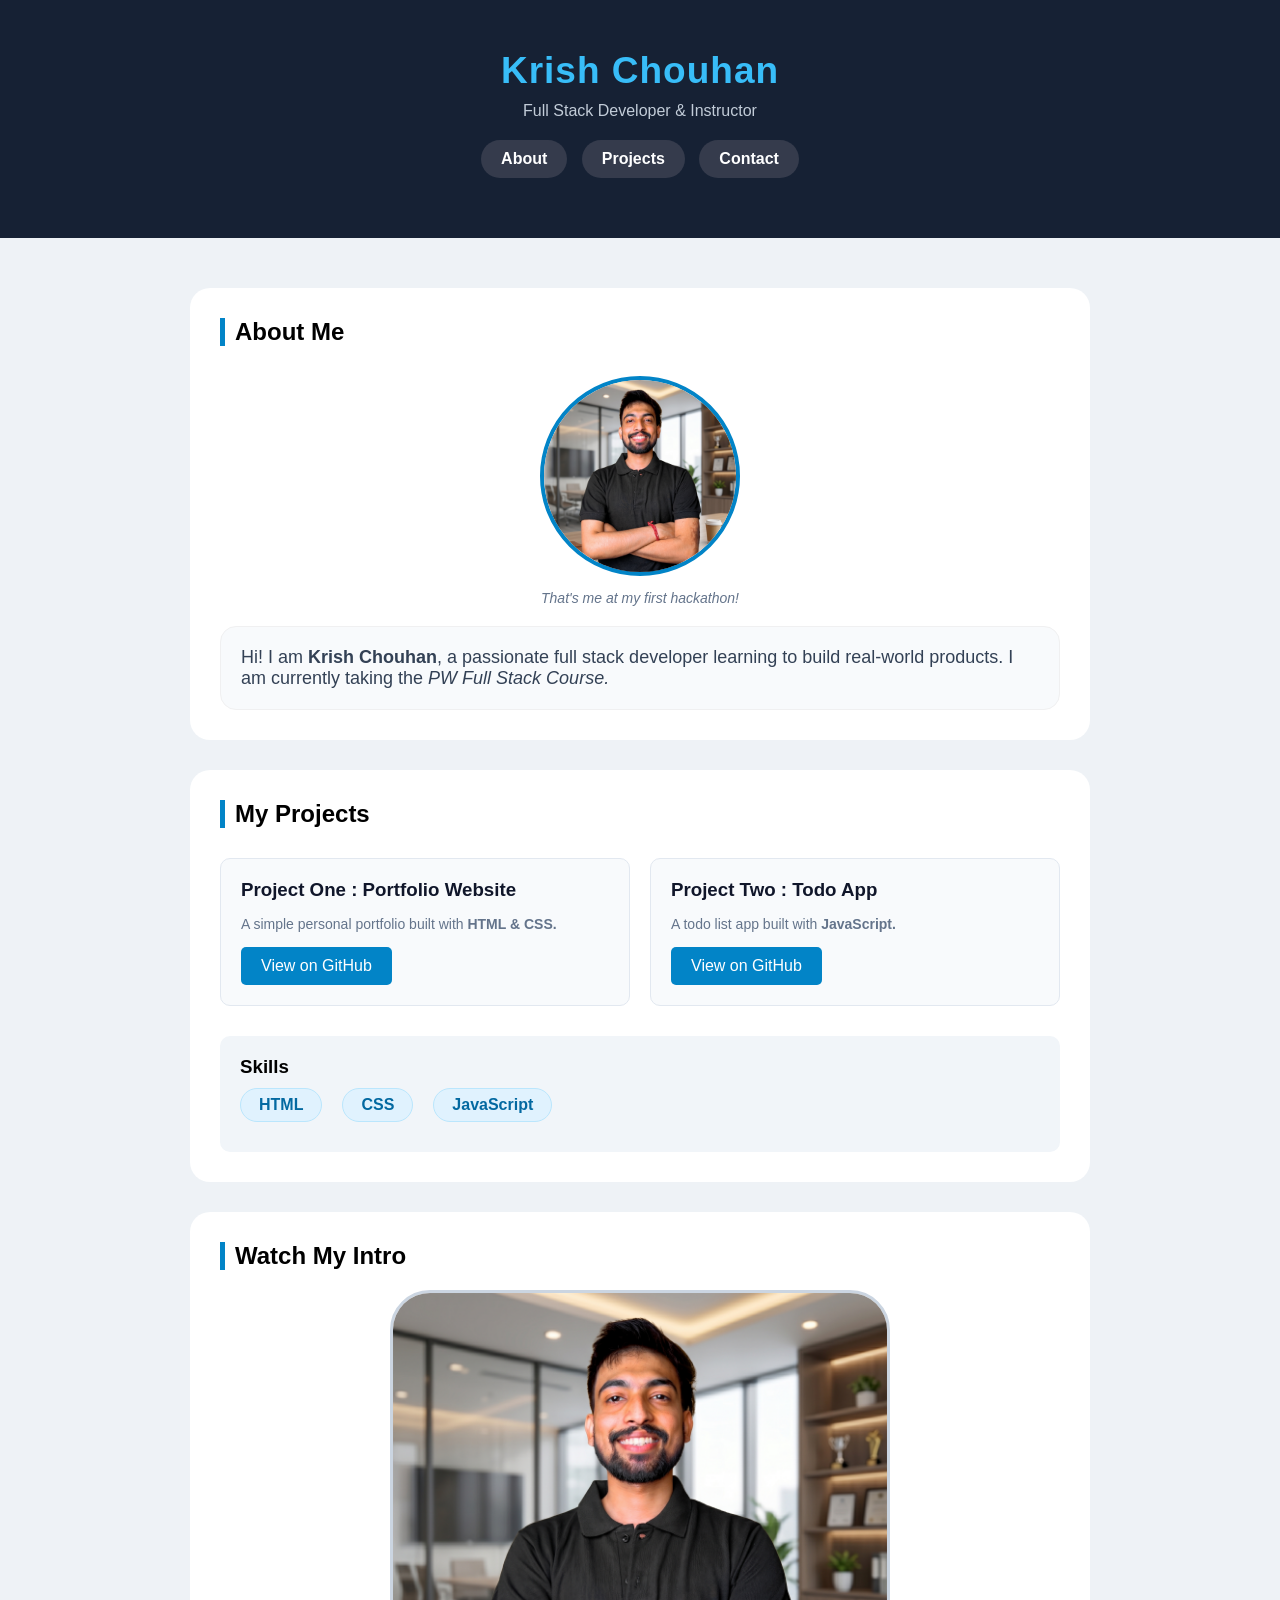
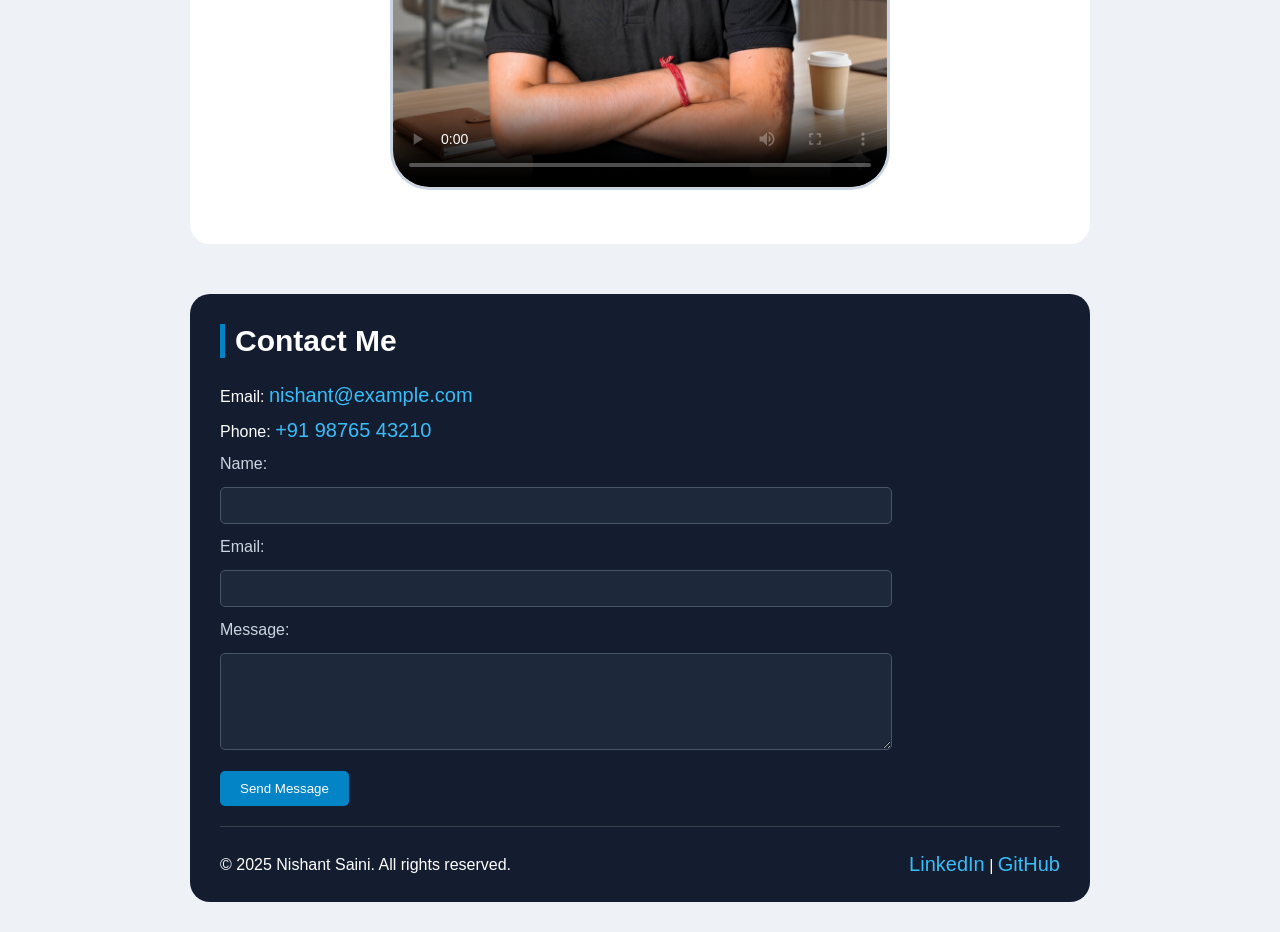
<file: portfolio.html>
<!DOCTYPE html>
<html lang="en">

<head>
    <meta charset="UTF-8">
    <meta name="viewport" content="width=device-width, initial-scale=1.0">
    <title>Nishant Saini | Portfolio</title>
    <link rel="stylesheet" href="style.css">
</head>

<body>

    <header>
        <h1>Krish Chouhan</h1>
        <p>Full Stack Developer & Instructor</p>
        <nav>
            <a href="#about">About</a>
            <a href="#project">Projects</a>
            <a href="#intro">Contact</a>
        </nav>
    </header>

    <main>
       <section id="about">
            <h2>About Me</h2>
            <figure>
                <img src="image.png" width="200px" height="200px" alt="">
                <figcaption>That's me at my first hackathon!</figcaption>
            </figure>
            <p>Hi! I am <strong>Krish Chouhan</strong>, a passionate full stack developer learning to build real-world
                products. I am currently taking the <em>PW Full Stack Course.</em></p>
        </section>

        <section id="project">
            <h2>My Projects</h2>
            <div id="projects-card">
                <article>
                    <h3>Project One : Portfolio Website</h3>
                    <p>A simple personal portfolio built with <strong>HTML & CSS.</strong></p>
                    <a href="https://github.com/nishantsaini2331">View on GitHub</a>
                </article>

                <article>
                    <h3>Project Two : Todo App</h3>
                    <p>A todo list app built with <strong>JavaScript.</strong></p>
                    <a href="https://github.com/nishantsaini2331">View on GitHub</a>
                </article>
            </div>

            <div id="skills">
                <h3>Skills</h3>
                <ul>
                    <li>HTML</li>
                    <li>CSS</li>
                    <li>JavaScript</li>
                </ul>
            </div>

        </section>


        <section id="intro">
            <h2>Watch My Intro</h2>
            <video src="video.mp4" width="500px" height="300px" controls poster="image.png"></video>
        </section>


    </main>

    <footer>
        <h2>Contact Me</h2>

        <p>Email: <a href="mailto:nishant@example.com">nishant@example.com</a> </p>
        <p>Phone: <a href="tel:+919876543210">+91 98765 43210</a></p>

        <form action="">

            <label for="name">Name: </label>
            <input type="text" id="name">

            <br>

            <label for="email">Email: </label>
            <input type="email" id="email">

            <br>

            <label for="message">Message: </label>
            <textarea name="message" id="message" rows="5" cols="40"></textarea>

            <br>
            <button type="submit">Send Message</button>
        </form>


        <div id="lower-footer">
            <p>&copy; 2025 Nishant Saini. All rights reserved.</p>
            <p>
                <a href="">LinkedIn</a> | <a href="https://github.com/nishantsaini2331">GitHub</a>
            </p>
        </div>
    </footer>


</body>

</html>
</file>
<file: style.css>
*{
    @import url('https://fonts.googleapis.com/css2?family=Poppins:ital,wght@0,100;0,200;0,300;0,400;0,500;0,600;0,700;0,800;0,900;1,100;1,200;1,300;1,400;1,500;1,600;1,700;1,800;1,900&display=swap');


* {
    padding: 0;
    margin: 0;
    box-sizing: border-box;
    font-family: "Poppins", sans-serif;
}

body {
    background-color: #EEF2F6;
}

header {
    background-color: #162134;
    color: white;
    text-align: center;
    padding: 50px 0;
}

h1 {
    color: #38BDF8;
    font-size: 37px;
    letter-spacing: 1px;
}

header p {
    color: #C2CCD8;
    padding: 10px 0;
}

header nav a {
    display: inline-block;
    text-decoration: none;
    background-color: #353B4C;
    color: white;
    border-radius: 30px;
    padding: 10px 20px;
    margin: 10px 5px;
    font-weight: 600;
}

header nav a:hover {
    background-color: #0284C7;
}

main {
    margin: 50px auto;
    /* background-color: white; */
    max-width: 900px;
}

#about,
#project,
#intro {
    background-color: white;
    padding: 30px;
    border-radius: 20px;
    margin-bottom: 30px;
}

#about h2,
#project h2,
#intro h2 {

    border-left: 5px solid #0284C7;
    padding-left: 10px;



}

#about figure {
    text-align: center;
    padding: 20px 0;

}

#about figure img {
    border-radius: 50%;
    border: 4px solid #0284C7;
    margin: 10px 0;
    transition: all 1s;
}

#about figure img:hover { 
    transform: scale(1.1);
     box-shadow: 0px 10px 10px rgba(0, 0, 0, 0.101);
}


#about figure figcaption {
    color: #64748B;
    /* text-tra; */
    font-style: italic;
    font-size: 14px;
}

#about p {
    border-radius: 16px;
    background-color: #F8FAFC;
    padding: 20px;
    border: 1px solid #f0f0f1;
    font-size: 18px;
    color: #334155;
}

#projects-card {
    display: flex;
    gap: 20px;
    margin: 30px 0;
    flex-wrap: wrap;

}

#projects-card article {
    flex: 1;
    background-color: #F8FAFC;
    border-radius: 10px;
    padding: 20px;
    /* display: flex;
    flex-direction: column; */
    /* gap: 10px; */
    border: 1px solid #E2E8F0;
    color: #10162A;
    transition: all 0.5s;
}

#projects-card article:hover {
    transform: translateY(-5px);
    box-shadow: 0px 10px 10px rgba(0, 0, 0, 0.101);
}

#projects-card article p {
    font-size: 14px;
    color: #64748B;
    margin: 15px 0;
}


#projects-card article a {
    border-radius: 5px;
    background-color: #0284C7;
    padding: 10px 20px;
    display: inline-block;
    color: white;
    text-decoration: none;
}

#skills {
    background-color: #F1F5F9;
    border-radius: 10px;
    padding: 20px;
}

#skills ul {
    list-style-type: none;
    display: flex;
    gap: 20px;
    padding: 10px 0;
        flex-wrap: wrap;
}

#skills ul li {
    background-color: #E0F2FE;
    border-radius: 30px;
    border: 1px solid #BAE6FD;
    padding: 7px 18px;
    color: #0369A1;
    font-weight: 600;
}

#intro {
    text-align: center;
}

#intro h2 {
    text-align: left;
}



#intro video {
    margin: 20px 0;
    /* padding: 30px; */
    object-fit: cover;
    max-width: 100%;
    height: auto;
    border-radius: 40px;
    border: 3px solid #CBD5E1;
}

footer {
    margin: 50px auto;
    max-width: 900px;
    background-color: #141D30;
    padding: 30px 30px 0;
    border-radius: 20px;
    margin-bottom: 30px;
}

footer h2 {
    border-left: 5px solid #0284C7;
    padding-left: 10px;
    color: white;
    font-size: 30px;
    margin-bottom: 20px;
}

footer p {
    color: white;
    padding: 6px 0;
}

footer p a {
    text-decoration: none;
    color:#38BDF8;
    font-size: 20px;
}

footer p a:hover {
    text-decoration: underline;
    color:#38BDF8;
}

form label {
    display: block;
    margin: 7px 0;
    color: #CBD5E1;
    font-weight: 500;
}
form {
    max-width:80%;
}

form input[type="text"],
form input[type="email"],
textarea{
    width: 100%;
    background-color: #1E283B;
    outline: none;
    border: 1px solid #475569;
    border-radius: 5px;
    padding: 10px 20px;
    color: white;
    margin: 7px 0;
}

form button {
    background-color: #0284C7;
     border-radius: 5px;
    padding: 10px 20px;
    display: inline-block;
    color: white;
    outline: none;
    border: none;
    margin: 10px 0;
}

#lower-footer {
    display: flex;
    justify-content: space-between;
    align-items: center;
    flex-wrap: wrap;
    border-top: 1px solid rgba(128, 128, 128, 0.348);
    padding: 20px 0;
    margin-top: 10px;
}
}
</file>
